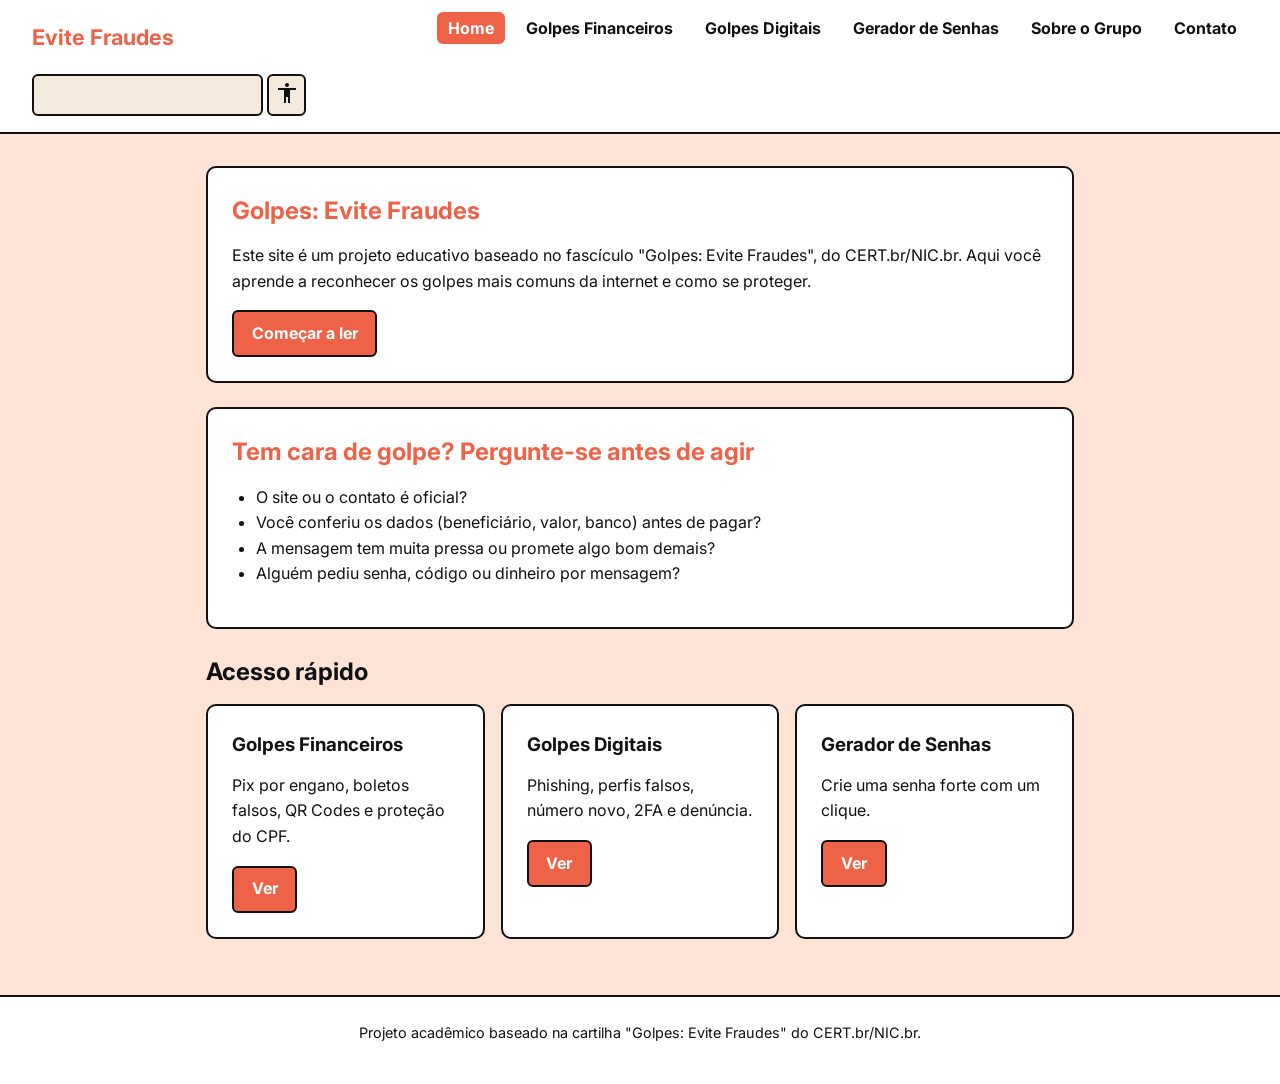
<file: index.html>
<!DOCTYPE html>
<html lang="pt-BR">
<head>
  <meta charset="UTF-8">
  <meta name="viewport" content="width=device-width, initial-scale=1.0">
  <title>Home - Golpes: Evite Fraudes</title>

  <!-- Fonte Inter (Google Fonts) e ícones (Google Material Icons) -->
  <link href="https://fonts.googleapis.com/css2?family=Inter:wght@400;700&display=swap" rel="stylesheet">
  <link href="https://fonts.googleapis.com/icon?family=Material+Icons" rel="stylesheet">

  <link rel="stylesheet" href="css/style.css">
</head>
<body>

  <!-- Cabeçalho com logo, menu e botões (igual em todas as páginas) -->
  <header>
    <a class="logo" href="index.html">Evite Fraudes</a>

    <nav>
      <ul>
        <li><a class="ativo" href="index.html">Home</a></li>
        <li><a href="pages/content.html">Golpes Financeiros</a></li>
        <li><a href="pages/content2.html">Golpes Digitais</a></li>
        <li><a href="pages/seguranca.html">Gerador de Senhas</a></li>
        <li><a href="pages/sobre.html">Sobre o Grupo</a></li>
        <li><a href="pages/contato.html">Contato</a></li>
      </ul>
    </nav>

    <div class="botoes">
      <button id="btn-tema" type="button" title="Alternar tema claro e escuro">
        <span id="icone-tema" class="material-icons">dark_mode</span>
      </button>
      <button id="btn-fonte" type="button" title="Alterar tamanho da fonte">
        <span class="material-icons">accessibility</span>
      </button>
    </div>
  </header>

  <main>

    <!-- Apresentação do projeto -->
    <section class="card">
      <h1>Golpes: Evite Fraudes</h1>
      <p>
        Este site é um projeto educativo baseado no fascículo
        "Golpes: Evite Fraudes", do CERT.br/NIC.br. Aqui você aprende a
        reconhecer os golpes mais comuns da internet e como se proteger.
      </p>
      <a class="btn" href="pages/content.html">Começar a ler</a>
    </section>

    <!-- Checklist rápido -->
    <section class="card">
      <h2>Tem cara de golpe? Pergunte-se antes de agir</h2>
      <ul>
        <li>O site ou o contato é oficial?</li>
        <li>Você conferiu os dados (beneficiário, valor, banco) antes de pagar?</li>
        <li>A mensagem tem muita pressa ou promete algo bom demais?</li>
        <li>Alguém pediu senha, código ou dinheiro por mensagem?</li>
      </ul>
    </section>

    <!-- Cards de acesso rápido -->
    <section>
      <h2>Acesso rápido</h2>
      <div class="grade">

        <article class="card">
          <h3>Golpes Financeiros</h3>
          <p>Pix por engano, boletos falsos, QR Codes e proteção do CPF.</p>
          <a class="btn" href="pages/content.html">Ver</a>
        </article>

        <article class="card">
          <h3>Golpes Digitais</h3>
          <p>Phishing, perfis falsos, número novo, 2FA e denúncia.</p>
          <a class="btn" href="pages/content2.html">Ver</a>
        </article>

        <article class="card">
          <h3>Gerador de Senhas</h3>
          <p>Crie uma senha forte com um clique.</p>
          <a class="btn" href="pages/seguranca.html">Ver</a>
        </article>

      </div>
    </section>

  </main>

  <footer>
    <p>Projeto acadêmico baseado na cartilha "Golpes: Evite Fraudes" do CERT.br/NIC.br.</p>
  </footer>

  <script src="js/main.js"></script>
</body>
</html>
</file>
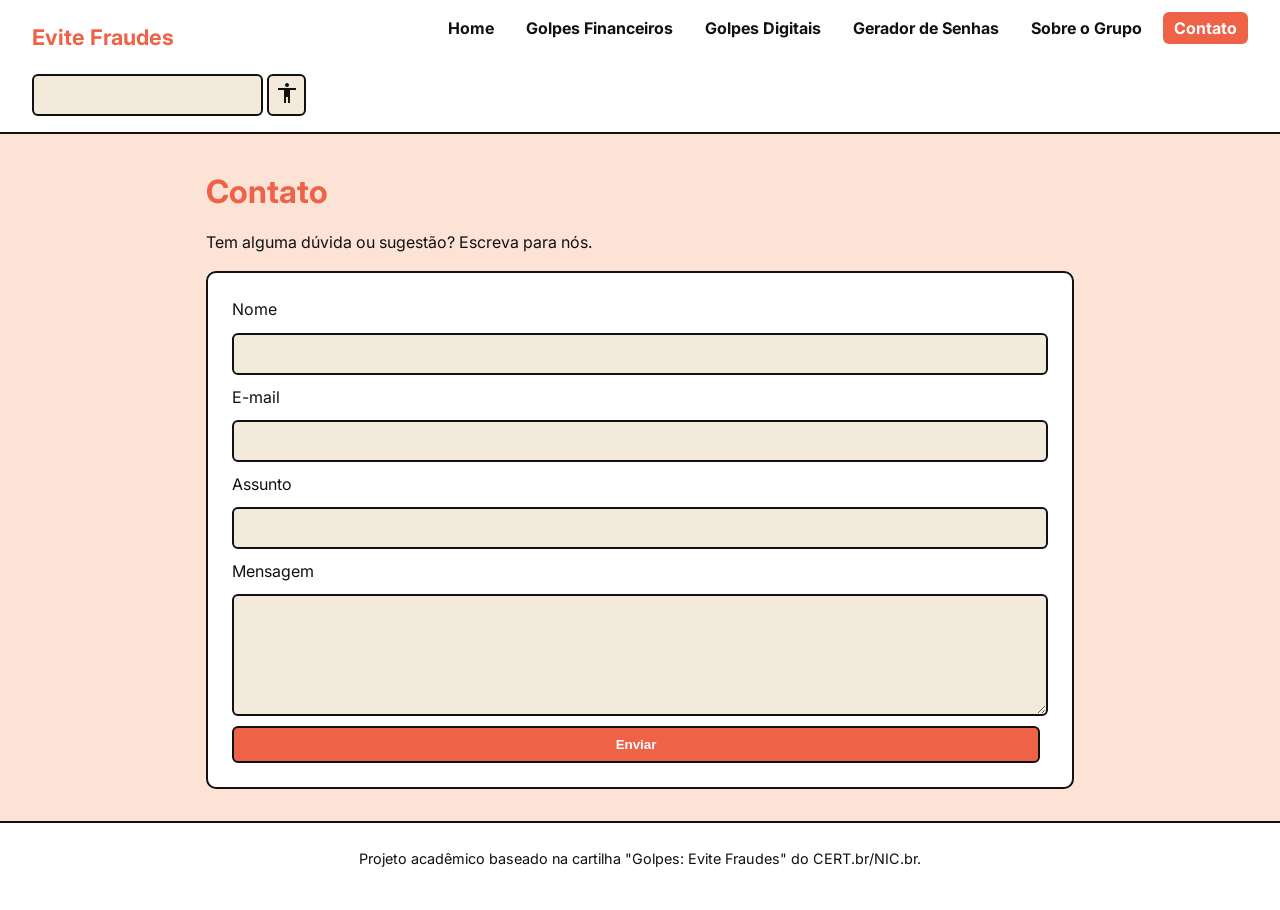
<file: pages/contato.html>
<!DOCTYPE html>
<html lang="pt-BR">
<head>
  <meta charset="UTF-8">
  <meta name="viewport" content="width=device-width, initial-scale=1.0">
  <title>Contato - Golpes: Evite Fraudes</title>

  <link href="https://fonts.googleapis.com/css2?family=Inter:wght@400;700&display=swap" rel="stylesheet">
  <link href="https://fonts.googleapis.com/icon?family=Material+Icons" rel="stylesheet">
  <link rel="stylesheet" href="../css/style.css">
</head>
<body>

  <header>
    <a class="logo" href="../index.html">Evite Fraudes</a>

    <nav>
      <ul>
        <li><a href="../index.html">Home</a></li>
        <li><a href="content.html">Golpes Financeiros</a></li>
        <li><a href="content2.html">Golpes Digitais</a></li>
        <li><a href="seguranca.html">Gerador de Senhas</a></li>
        <li><a href="sobre.html">Sobre o Grupo</a></li>
        <li><a class="ativo" href="contato.html">Contato</a></li>
      </ul>
    </nav>

    <div class="botoes">
      <button id="btn-tema" type="button" title="Alternar tema claro e escuro">
        <span id="icone-tema" class="material-icons">dark_mode</span>
      </button>
      <button id="btn-fonte" type="button" title="Alterar tamanho da fonte">
        <span class="material-icons">accessibility</span>
      </button>
    </div>
  </header>

  <main>
    <h1>Contato</h1>
    <p>Tem alguma dúvida ou sugestão? Escreva para nós.</p>

    <!-- O envio é tratado em js/main.js (mostra o alerta "Página em construção") -->
    <section class="card">
      <form id="form-contato">

        <label for="nome">Nome</label>
        <input type="text" id="nome" name="nome" required>

        <label for="email">E-mail</label>
        <input type="email" id="email" name="email" required>

        <label for="assunto">Assunto</label>
        <input type="text" id="assunto" name="assunto" required>

        <label for="mensagem">Mensagem</label>
        <textarea id="mensagem" name="mensagem" rows="6" required></textarea>

        <button class="btn" type="submit">Enviar</button>
      </form>
    </section>
  </main>

  <footer>
    <p>Projeto acadêmico baseado na cartilha "Golpes: Evite Fraudes" do CERT.br/NIC.br.</p>
  </footer>

  <script src="../js/main.js"></script>
</body>
</html>
</file>
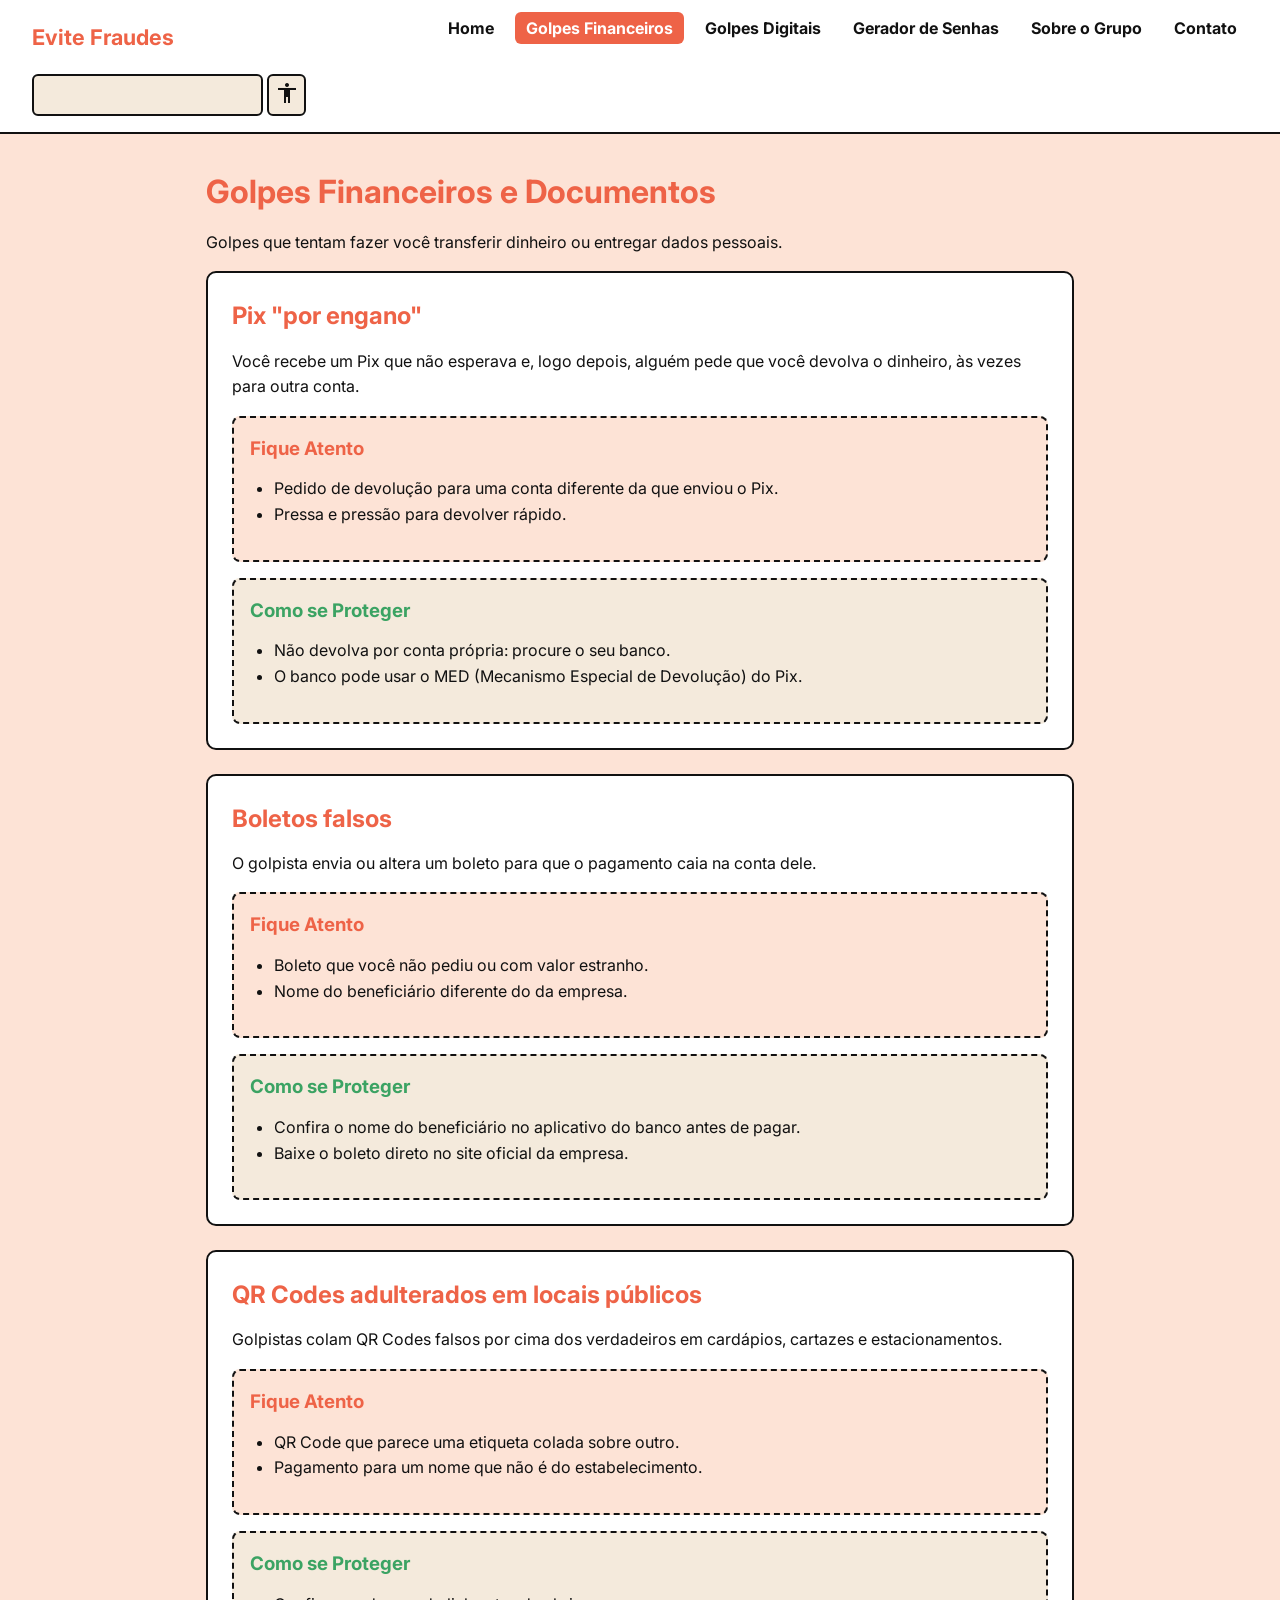
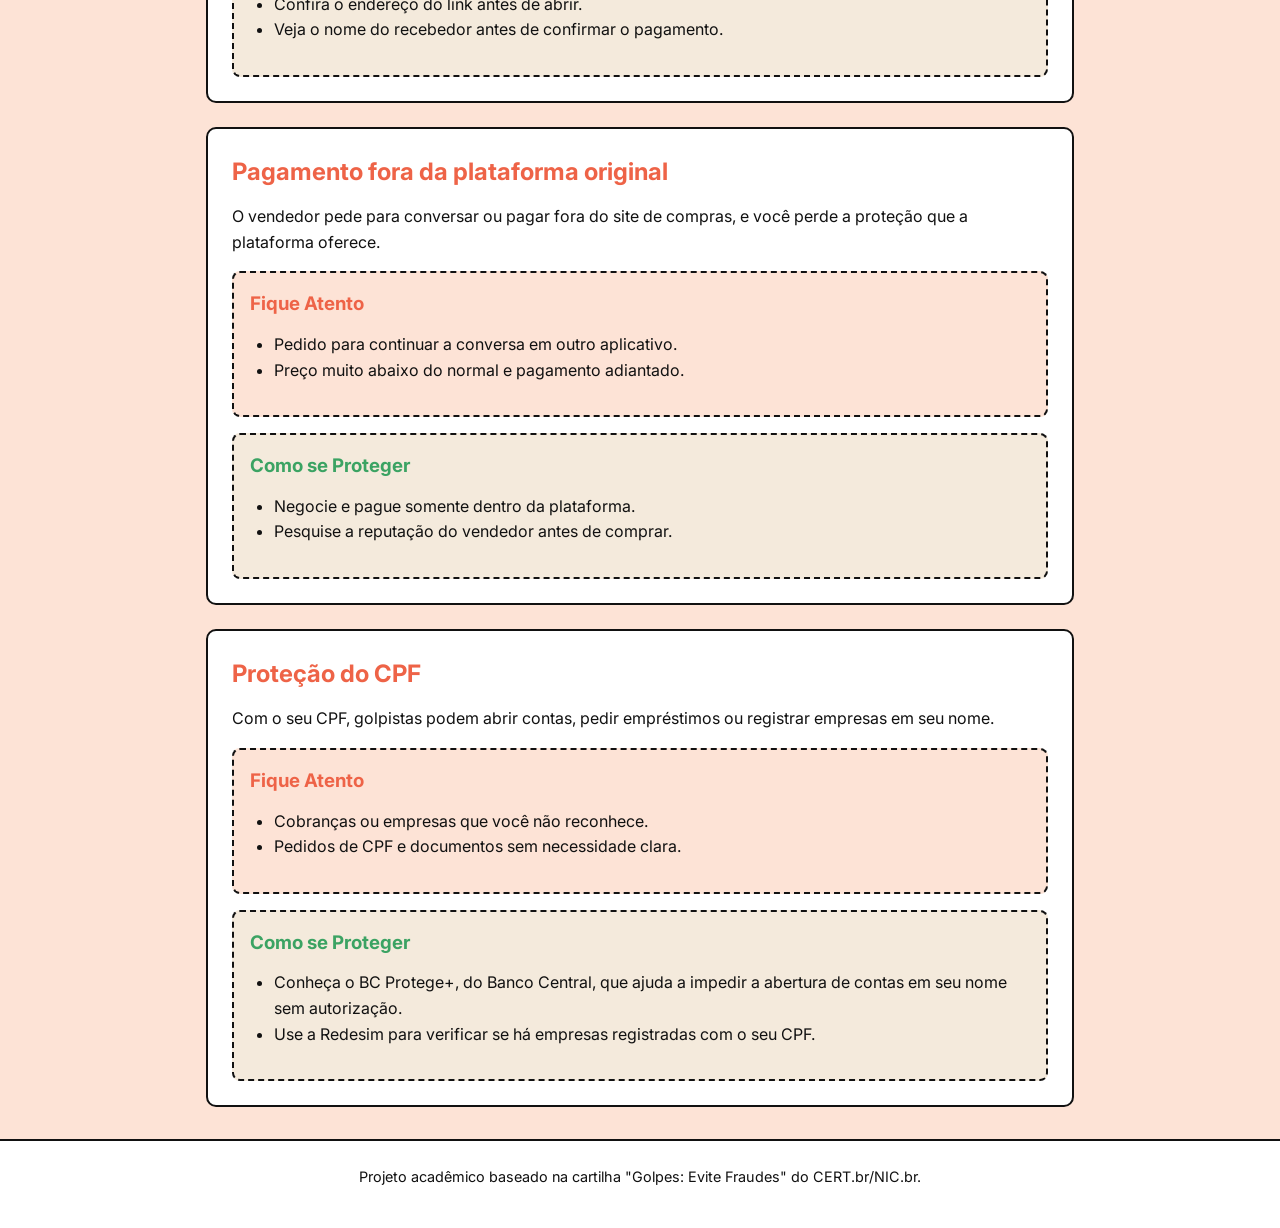
<file: pages/content.html>
<!DOCTYPE html>
<html lang="pt-BR">
<head>
  <meta charset="UTF-8">
  <meta name="viewport" content="width=device-width, initial-scale=1.0">
  <title>Golpes Financeiros - Golpes: Evite Fraudes</title>

  <link href="https://fonts.googleapis.com/css2?family=Inter:wght@400;700&display=swap" rel="stylesheet">
  <link href="https://fonts.googleapis.com/icon?family=Material+Icons" rel="stylesheet">
  <link rel="stylesheet" href="../css/style.css">
</head>
<body>

  <header>
    <a class="logo" href="../index.html">Evite Fraudes</a>

    <nav>
      <ul>
        <li><a href="../index.html">Home</a></li>
        <li><a class="ativo" href="content.html">Golpes Financeiros</a></li>
        <li><a href="content2.html">Golpes Digitais</a></li>
        <li><a href="seguranca.html">Gerador de Senhas</a></li>
        <li><a href="sobre.html">Sobre o Grupo</a></li>
        <li><a href="contato.html">Contato</a></li>
      </ul>
    </nav>

    <div class="botoes">
      <button id="btn-tema" type="button" title="Alternar tema claro e escuro">
        <span id="icone-tema" class="material-icons">dark_mode</span>
      </button>
      <button id="btn-fonte" type="button" title="Alterar tamanho da fonte">
        <span class="material-icons">accessibility</span>
      </button>
    </div>
  </header>

  <main>
    <h1>Golpes Financeiros e Documentos</h1>
    <p>Golpes que tentam fazer você transferir dinheiro ou entregar dados pessoais.</p>

    <!-- Para adicionar um golpe novo, copie um <article> inteiro e troque os textos -->

    <article class="card">
      <h2>Pix "por engano"</h2>
      <p>
        Você recebe um Pix que não esperava e, logo depois, alguém pede que você
        devolva o dinheiro, às vezes para outra conta.
      </p>
      <div class="caixa atento">
        <h3>Fique Atento</h3>
        <ul>
          <li>Pedido de devolução para uma conta diferente da que enviou o Pix.</li>
          <li>Pressa e pressão para devolver rápido.</li>
        </ul>
      </div>
      <div class="caixa protecao">
        <h3>Como se Proteger</h3>
        <ul>
          <li>Não devolva por conta própria: procure o seu banco.</li>
          <li>O banco pode usar o MED (Mecanismo Especial de Devolução) do Pix.</li>
        </ul>
      </div>
    </article>

    <article class="card">
      <h2>Boletos falsos</h2>
      <p>
        O golpista envia ou altera um boleto para que o pagamento
        caia na conta dele.
      </p>
      <div class="caixa atento">
        <h3>Fique Atento</h3>
        <ul>
          <li>Boleto que você não pediu ou com valor estranho.</li>
          <li>Nome do beneficiário diferente do da empresa.</li>
        </ul>
      </div>
      <div class="caixa protecao">
        <h3>Como se Proteger</h3>
        <ul>
          <li>Confira o nome do beneficiário no aplicativo do banco antes de pagar.</li>
          <li>Baixe o boleto direto no site oficial da empresa.</li>
        </ul>
      </div>
    </article>

    <article class="card">
      <h2>QR Codes adulterados em locais públicos</h2>
      <p>
        Golpistas colam QR Codes falsos por cima dos verdadeiros em cardápios,
        cartazes e estacionamentos.
      </p>
      <div class="caixa atento">
        <h3>Fique Atento</h3>
        <ul>
          <li>QR Code que parece uma etiqueta colada sobre outro.</li>
          <li>Pagamento para um nome que não é do estabelecimento.</li>
        </ul>
      </div>
      <div class="caixa protecao">
        <h3>Como se Proteger</h3>
        <ul>
          <li>Confira o endereço do link antes de abrir.</li>
          <li>Veja o nome do recebedor antes de confirmar o pagamento.</li>
        </ul>
      </div>
    </article>

    <article class="card">
      <h2>Pagamento fora da plataforma original</h2>
      <p>
        O vendedor pede para conversar ou pagar fora do site de compras,
        e você perde a proteção que a plataforma oferece.
      </p>
      <div class="caixa atento">
        <h3>Fique Atento</h3>
        <ul>
          <li>Pedido para continuar a conversa em outro aplicativo.</li>
          <li>Preço muito abaixo do normal e pagamento adiantado.</li>
        </ul>
      </div>
      <div class="caixa protecao">
        <h3>Como se Proteger</h3>
        <ul>
          <li>Negocie e pague somente dentro da plataforma.</li>
          <li>Pesquise a reputação do vendedor antes de comprar.</li>
        </ul>
      </div>
    </article>

    <article class="card">
      <h2>Proteção do CPF</h2>
      <p>
        Com o seu CPF, golpistas podem abrir contas, pedir empréstimos
        ou registrar empresas em seu nome.
      </p>
      <div class="caixa atento">
        <h3>Fique Atento</h3>
        <ul>
          <li>Cobranças ou empresas que você não reconhece.</li>
          <li>Pedidos de CPF e documentos sem necessidade clara.</li>
        </ul>
      </div>
      <div class="caixa protecao">
        <h3>Como se Proteger</h3>
        <ul>
          <li>Conheça o BC Protege+, do Banco Central, que ajuda a impedir a abertura de contas em seu nome sem autorização.</li>
          <li>Use a Redesim para verificar se há empresas registradas com o seu CPF.</li>
        </ul>
      </div>
    </article>

  </main>

  <footer>
    <p>Projeto acadêmico baseado na cartilha "Golpes: Evite Fraudes" do CERT.br/NIC.br.</p>
  </footer>

  <script src="../js/main.js"></script>
</body>
</html>
</file>
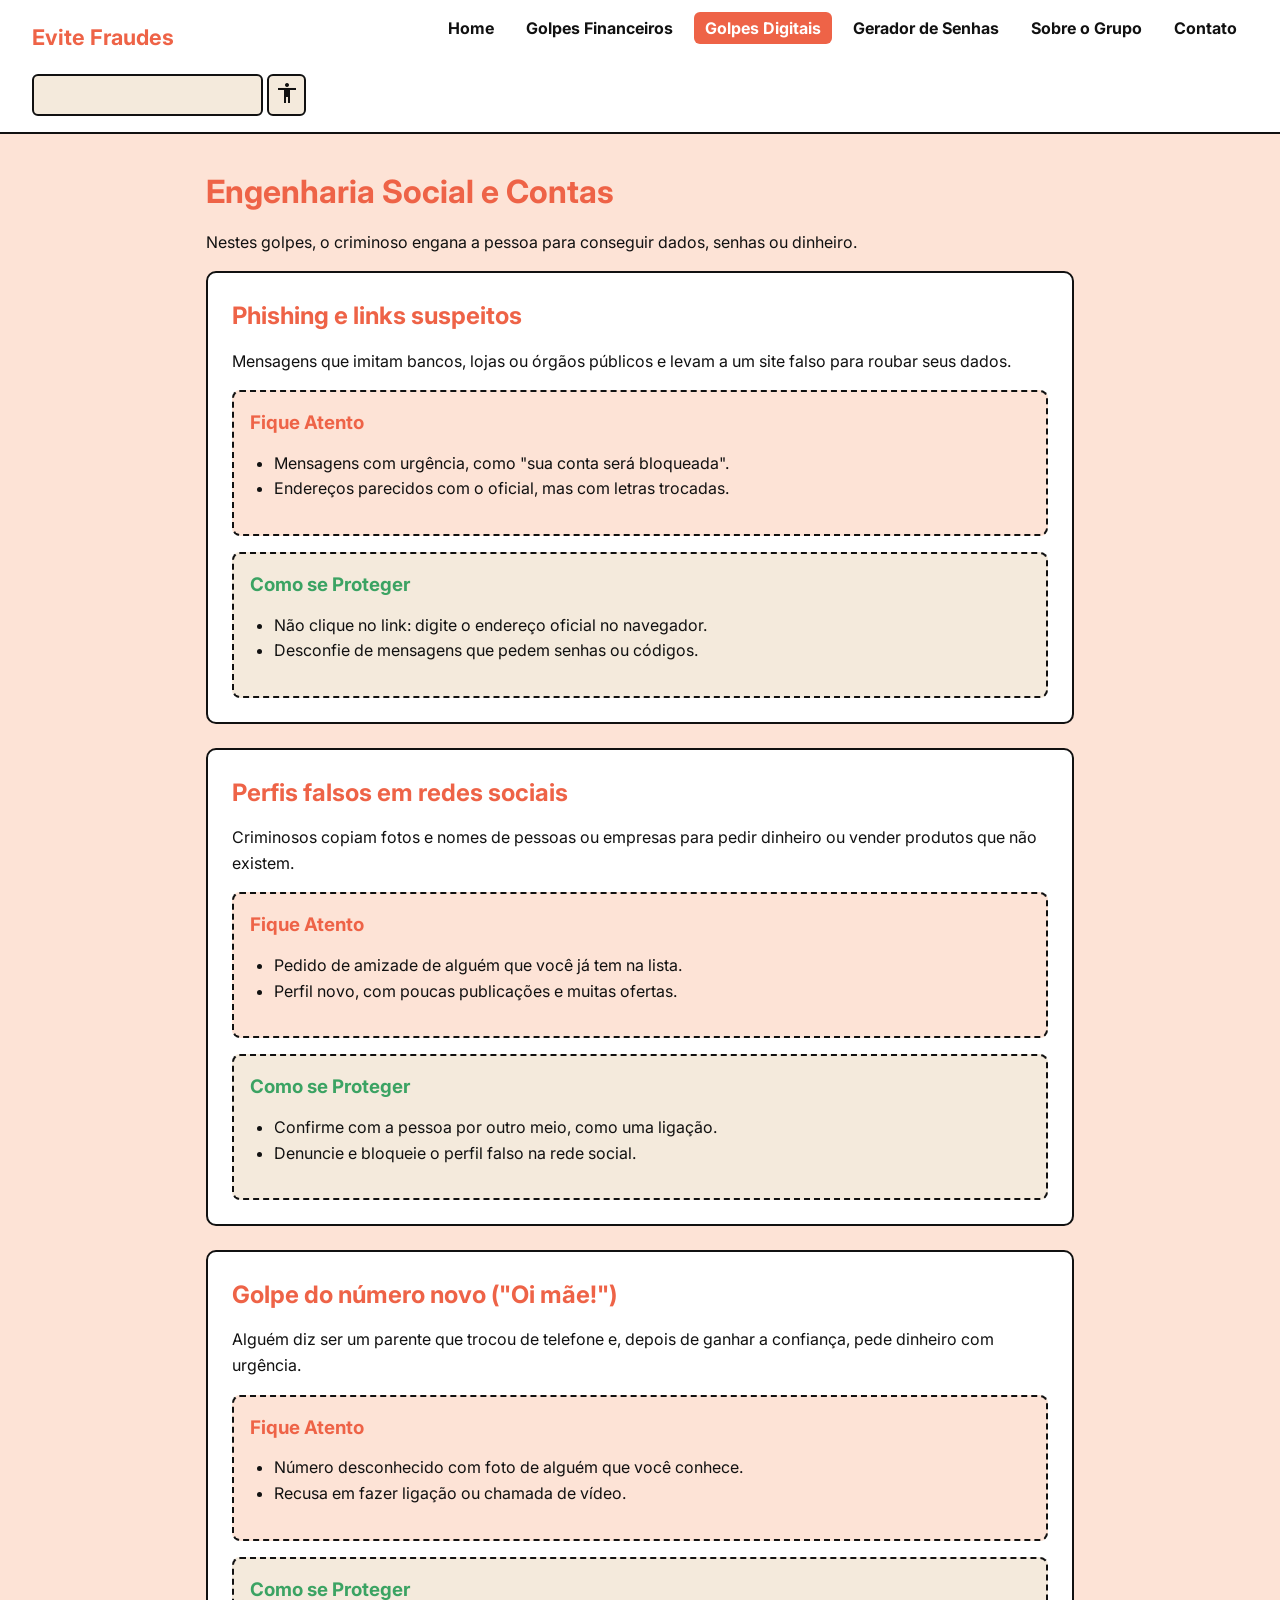
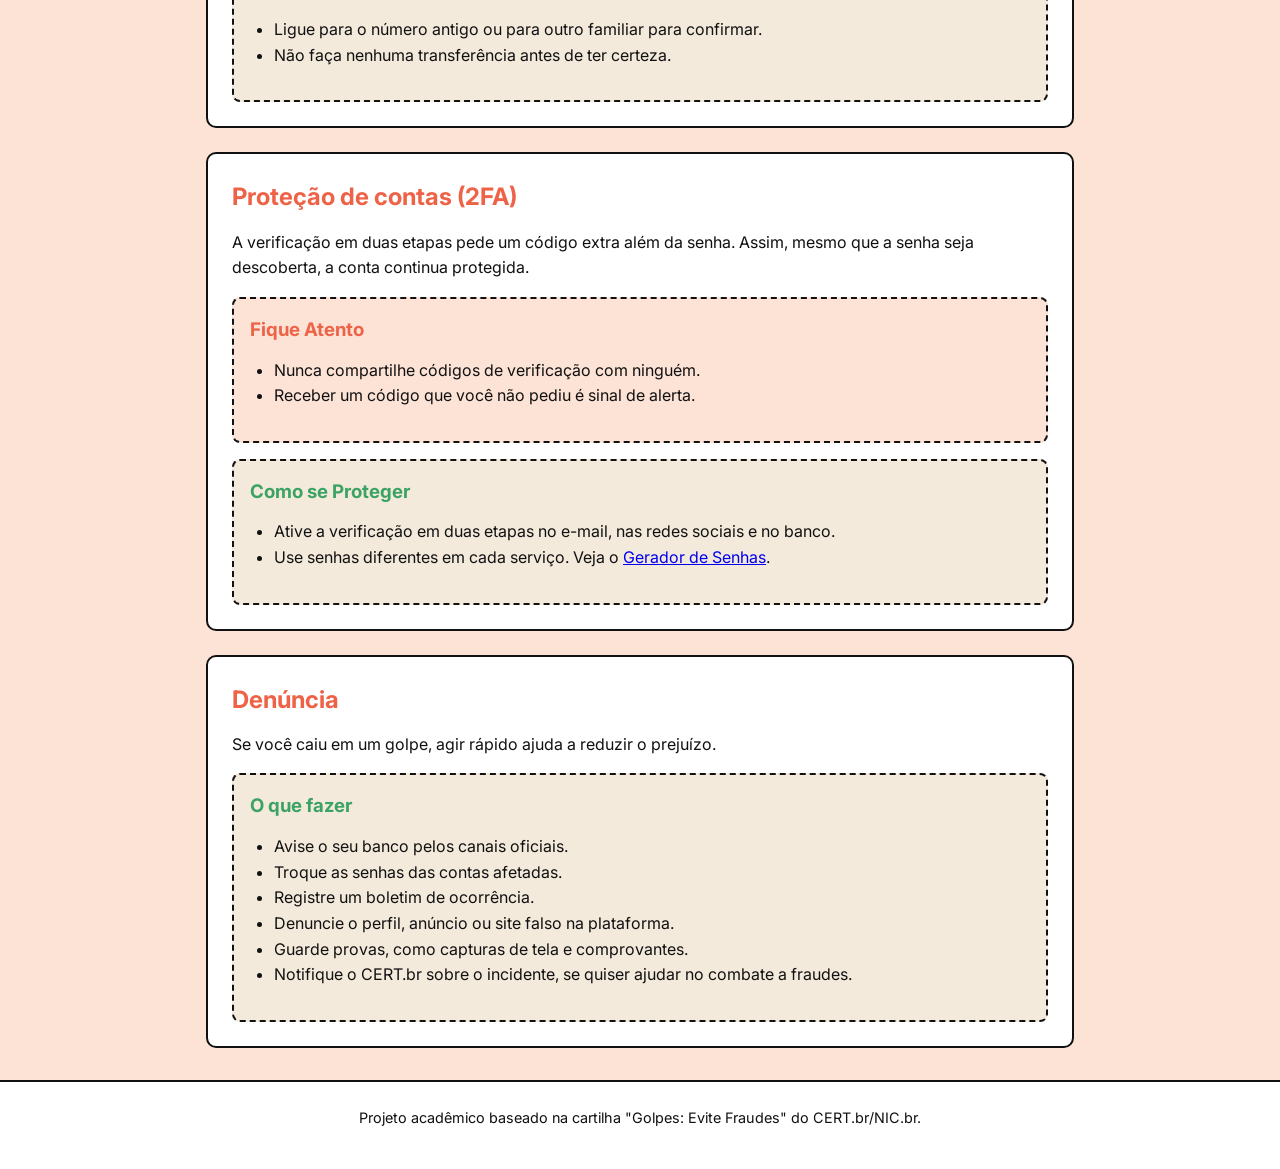
<file: pages/content2.html>
<!DOCTYPE html>
<html lang="pt-BR">
<head>
  <meta charset="UTF-8">
  <meta name="viewport" content="width=device-width, initial-scale=1.0">
  <title>Golpes Digitais - Golpes: Evite Fraudes</title>

  <link href="https://fonts.googleapis.com/css2?family=Inter:wght@400;700&display=swap" rel="stylesheet">
  <link href="https://fonts.googleapis.com/icon?family=Material+Icons" rel="stylesheet">
  <link rel="stylesheet" href="../css/style.css">
</head>
<body>

  <header>
    <a class="logo" href="../index.html">Evite Fraudes</a>

    <nav>
      <ul>
        <li><a href="../index.html">Home</a></li>
        <li><a href="content.html">Golpes Financeiros</a></li>
        <li><a class="ativo" href="content2.html">Golpes Digitais</a></li>
        <li><a href="seguranca.html">Gerador de Senhas</a></li>
        <li><a href="sobre.html">Sobre o Grupo</a></li>
        <li><a href="contato.html">Contato</a></li>
      </ul>
    </nav>

    <div class="botoes">
      <button id="btn-tema" type="button" title="Alternar tema claro e escuro">
        <span id="icone-tema" class="material-icons">dark_mode</span>
      </button>
      <button id="btn-fonte" type="button" title="Alterar tamanho da fonte">
        <span class="material-icons">accessibility</span>
      </button>
    </div>
  </header>

  <main>
    <h1>Engenharia Social e Contas</h1>
    <p>Nestes golpes, o criminoso engana a pessoa para conseguir dados, senhas ou dinheiro.</p>

    <article class="card">
      <h2>Phishing e links suspeitos</h2>
      <p>
        Mensagens que imitam bancos, lojas ou órgãos públicos e levam
        a um site falso para roubar seus dados.
      </p>
      <div class="caixa atento">
        <h3>Fique Atento</h3>
        <ul>
          <li>Mensagens com urgência, como "sua conta será bloqueada".</li>
          <li>Endereços parecidos com o oficial, mas com letras trocadas.</li>
        </ul>
      </div>
      <div class="caixa protecao">
        <h3>Como se Proteger</h3>
        <ul>
          <li>Não clique no link: digite o endereço oficial no navegador.</li>
          <li>Desconfie de mensagens que pedem senhas ou códigos.</li>
        </ul>
      </div>
    </article>

    <article class="card">
      <h2>Perfis falsos em redes sociais</h2>
      <p>
        Criminosos copiam fotos e nomes de pessoas ou empresas para pedir
        dinheiro ou vender produtos que não existem.
      </p>
      <div class="caixa atento">
        <h3>Fique Atento</h3>
        <ul>
          <li>Pedido de amizade de alguém que você já tem na lista.</li>
          <li>Perfil novo, com poucas publicações e muitas ofertas.</li>
        </ul>
      </div>
      <div class="caixa protecao">
        <h3>Como se Proteger</h3>
        <ul>
          <li>Confirme com a pessoa por outro meio, como uma ligação.</li>
          <li>Denuncie e bloqueie o perfil falso na rede social.</li>
        </ul>
      </div>
    </article>

    <article class="card">
      <h2>Golpe do número novo ("Oi mãe!")</h2>
      <p>
        Alguém diz ser um parente que trocou de telefone e, depois de
        ganhar a confiança, pede dinheiro com urgência.
      </p>
      <div class="caixa atento">
        <h3>Fique Atento</h3>
        <ul>
          <li>Número desconhecido com foto de alguém que você conhece.</li>
          <li>Recusa em fazer ligação ou chamada de vídeo.</li>
        </ul>
      </div>
      <div class="caixa protecao">
        <h3>Como se Proteger</h3>
        <ul>
          <li>Ligue para o número antigo ou para outro familiar para confirmar.</li>
          <li>Não faça nenhuma transferência antes de ter certeza.</li>
        </ul>
      </div>
    </article>

    <article class="card">
      <h2>Proteção de contas (2FA)</h2>
      <p>
        A verificação em duas etapas pede um código extra além da senha.
        Assim, mesmo que a senha seja descoberta, a conta continua protegida.
      </p>
      <div class="caixa atento">
        <h3>Fique Atento</h3>
        <ul>
          <li>Nunca compartilhe códigos de verificação com ninguém.</li>
          <li>Receber um código que você não pediu é sinal de alerta.</li>
        </ul>
      </div>
      <div class="caixa protecao">
        <h3>Como se Proteger</h3>
        <ul>
          <li>Ative a verificação em duas etapas no e-mail, nas redes sociais e no banco.</li>
          <li>Use senhas diferentes em cada serviço. Veja o <a href="seguranca.html">Gerador de Senhas</a>.</li>
        </ul>
      </div>
    </article>

    <article class="card">
      <h2>Denúncia</h2>
      <p>Se você caiu em um golpe, agir rápido ajuda a reduzir o prejuízo.</p>
      <div class="caixa protecao">
        <h3>O que fazer</h3>
        <ul>
          <li>Avise o seu banco pelos canais oficiais.</li>
          <li>Troque as senhas das contas afetadas.</li>
          <li>Registre um boletim de ocorrência.</li>
          <li>Denuncie o perfil, anúncio ou site falso na plataforma.</li>
          <li>Guarde provas, como capturas de tela e comprovantes.</li>
          <li>Notifique o CERT.br sobre o incidente, se quiser ajudar no combate a fraudes.</li>
        </ul>
      </div>
    </article>

  </main>

  <footer>
    <p>Projeto acadêmico baseado na cartilha "Golpes: Evite Fraudes" do CERT.br/NIC.br.</p>
  </footer>

  <script src="../js/main.js"></script>
</body>
</html>
</file>
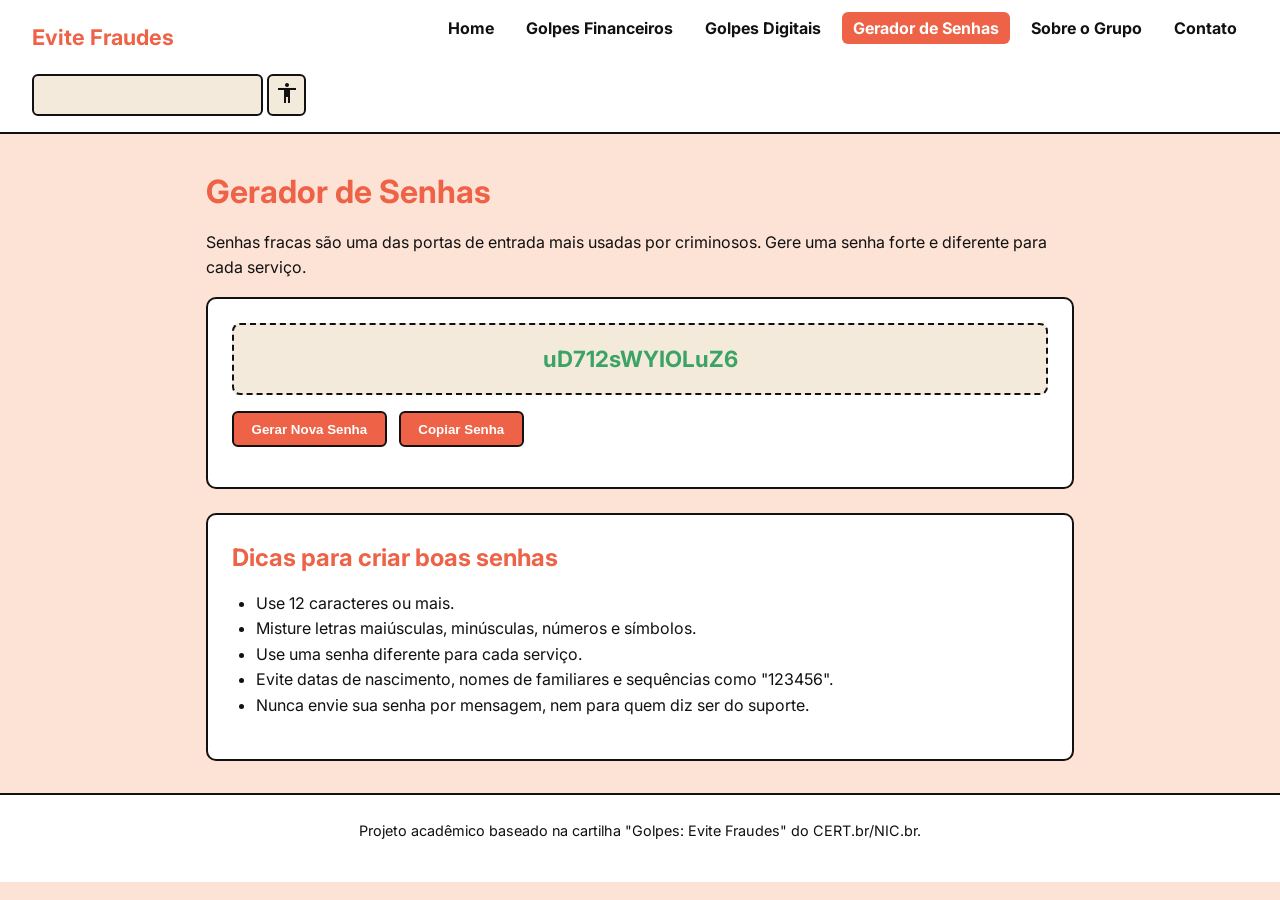
<file: pages/seguranca.html>
<!DOCTYPE html>
<html lang="pt-BR">
<head>
  <meta charset="UTF-8">
  <meta name="viewport" content="width=device-width, initial-scale=1.0">
  <title>Gerador de Senhas - Golpes: Evite Fraudes</title>

  <link href="https://fonts.googleapis.com/css2?family=Inter:wght@400;700&display=swap" rel="stylesheet">
  <link href="https://fonts.googleapis.com/icon?family=Material+Icons" rel="stylesheet">
  <link rel="stylesheet" href="../css/style.css">
</head>
<body>

  <header>
    <a class="logo" href="../index.html">Evite Fraudes</a>

    <nav>
      <ul>
        <li><a href="../index.html">Home</a></li>
        <li><a href="content.html">Golpes Financeiros</a></li>
        <li><a href="content2.html">Golpes Digitais</a></li>
        <li><a class="ativo" href="seguranca.html">Gerador de Senhas</a></li>
        <li><a href="sobre.html">Sobre o Grupo</a></li>
        <li><a href="contato.html">Contato</a></li>
      </ul>
    </nav>

    <div class="botoes">
      <button id="btn-tema" type="button" title="Alternar tema claro e escuro">
        <span id="icone-tema" class="material-icons">dark_mode</span>
      </button>
      <button id="btn-fonte" type="button" title="Alterar tamanho da fonte">
        <span class="material-icons">accessibility</span>
      </button>
    </div>
  </header>

  <main>
    <h1>Gerador de Senhas</h1>
    <p>Senhas fracas são uma das portas de entrada mais usadas por criminosos. Gere uma senha forte e diferente para cada serviço.</p>

    <!-- Ferramenta: o código está em js/gerador.js -->
    <section class="card">
      <p id="senha" class="senha"></p>

      <button id="btn-gerar" class="btn" type="button">Gerar Nova Senha</button>
      <button id="btn-copiar" class="btn" type="button">Copiar Senha</button>

      <p id="aviso"></p>
    </section>

    <!-- Dicas -->
    <section class="card">
      <h2>Dicas para criar boas senhas</h2>
      <ul>
        <li>Use 12 caracteres ou mais.</li>
        <li>Misture letras maiúsculas, minúsculas, números e símbolos.</li>
        <li>Use uma senha diferente para cada serviço.</li>
        <li>Evite datas de nascimento, nomes de familiares e sequências como "123456".</li>
        <li>Nunca envie sua senha por mensagem, nem para quem diz ser do suporte.</li>
      </ul>
    </section>
  </main>

  <footer>
    <p>Projeto acadêmico baseado na cartilha "Golpes: Evite Fraudes" do CERT.br/NIC.br.</p>
  </footer>

  <!-- Esta página usa os dois scripts -->
  <script src="../js/main.js"></script>
  <script src="../js/gerador.js"></script>
</body>
</html>
</file>
<file: css/style.css>
/* Paleta inspirada na cartilha "Golpes: Evite Fraudes" (CERT.br) */
:root {
  --fundo: #fde3d6;        /* Fundo pêssego claro das páginas da cartilha */
  --fundo-card: #ffffff;   /* Branco das janelas */
  --fundo-detalhe: #f4eadc;/* Bege interno dos ícones */
  --texto: #111111;        /* Preto forte para leitura */
  --coral: #ee6347;        /* Laranja/coral dos títulos principais */
  --verde: #3ba363;        /* Verde dos ícones de proteção */
  --borda: #111111;        /* Contorno preto estilo janela */
}

/* Tema Escuro adaptado à paleta */
body.escuro {
  --fundo: #171413;
  --fundo-card: #24201e;
  --fundo-detalhe: #2e2926;
  --texto: #f5efe6;
  --coral: #ff785c;
  --verde: #4cc37a;
  --borda: #574e4a;
}

/* Controle de acessibilidade (tamanho da fonte) */
html.fonte-grande {
  font-size: 18px;
}

* {
  box-sizing: border-box;
  margin: 0;
  padding: 0;
}

body {
  font-family: 'Inter', sans-serif;
  background-color: var(--fundo);
  color: var(--texto);
  line-height: 1.6;
}

/* Cabeçalho */
header {
  background-color: var(--fundo-card);
  border-bottom: 2px solid var(--borda);
  padding: 1rem 2rem;
  display: flex;
  flex-wrap: wrap;
  justify-content: space-between;
  align-items: center;
  gap: 1rem;
}

.logo {
  font-size: 1.35rem;
  font-weight: 700;
  color: var(--coral);
  text-decoration: none;
}

nav ul {
  list-style: none;
  display: flex;
  flex-wrap: wrap;
  gap: 0.6rem;
}

nav a {
  text-decoration: none;
  color: var(--texto);
  font-weight: 700;
  padding: 0.4rem 0.7rem;
  border-radius: 6px;
}

nav a.ativo,
nav a:hover {
  background-color: var(--coral);
  color: #ffffff;
}

.botoes button {
  background-color: var(--fundo-detalhe);
  border: 2px solid var(--borda);
  color: var(--texto);
  padding: 0.35rem;
  border-radius: 6px;
  cursor: pointer;
}

/* Conteúdo Principal */
main {
  max-width: 900px;
  margin: 2rem auto;
  padding: 0 1rem;
}

h1 {
  color: var(--coral);
  margin-bottom: 0.8rem;
}

h2, h3 {
  margin-bottom: 0.8rem;
}

p, ul {
  margin-bottom: 1rem;
}

ul {
  padding-left: 1.5rem;
}

/* Cards no estilo das janelas da cartilha */
.card {
  background-color: var(--fundo-card);
  border: 2px solid var(--borda);
  border-radius: 10px;
  padding: 1.5rem;
  margin-bottom: 1.5rem;
}

.card h2 {
  color: var(--coral);
}

.grade {
  display: grid;
  grid-template-columns: repeat(auto-fit, minmax(220px, 1fr));
  gap: 1rem;
}

/* Botões */
.btn {
  display: inline-block;
  background-color: var(--coral);
  color: #ffffff;
  text-decoration: none;
  border: 2px solid var(--borda);
  padding: 0.55rem 1.1rem;
  border-radius: 6px;
  font-weight: 700;
  cursor: pointer;
  margin-right: 0.5rem;
}

.btn:hover {
  opacity: 0.9;
}

/* Caixas de Alerta e Proteção */
.caixa {
  padding: 1rem;
  border-radius: 8px;
  margin-top: 1rem;
  border: 2px dashed var(--borda);
}

.atento {
  background-color: var(--fundo);
}

.atento h3 {
  color: var(--coral);
}

.protecao {
  background-color: var(--fundo-detalhe);
}

.protecao h3 {
  color: var(--verde);
}

/* Página Sobre o Grupo */
.membro {
  text-align: center;
}

.membro img {
  width: 110px;
  height: 110px;
  object-fit: cover;
  border-radius: 50%;
  border: 2px solid var(--borda);
  margin-bottom: 0.8rem;
  background-color: var(--fundo-detalhe);
}

/* Gerador de Senhas */
.senha {
  font-size: 1.4rem;
  font-weight: 700;
  color: var(--verde);
  padding: 1rem;
  background-color: var(--fundo-detalhe);
  border: 2px dashed var(--borda);
  border-radius: 8px;
  text-align: center;
  word-break: break-all;
}

/* Formulário de Contato */
form {
  display: flex;
  flex-direction: column;
  gap: 0.6rem;
}

input, textarea {
  padding: 0.7rem;
  border: 2px solid var(--borda);
  border-radius: 6px;
  background-color: var(--fundo-detalhe);
  color: var(--texto);
  font-family: inherit;
}

/* Rodapé */
footer {
  background-color: var(--fundo-card);
  text-align: center;
  padding: 1.5rem;
  border-top: 2px solid var(--borda);
  margin-top: 2rem;
  font-size: 0.9rem;
}
</file>
